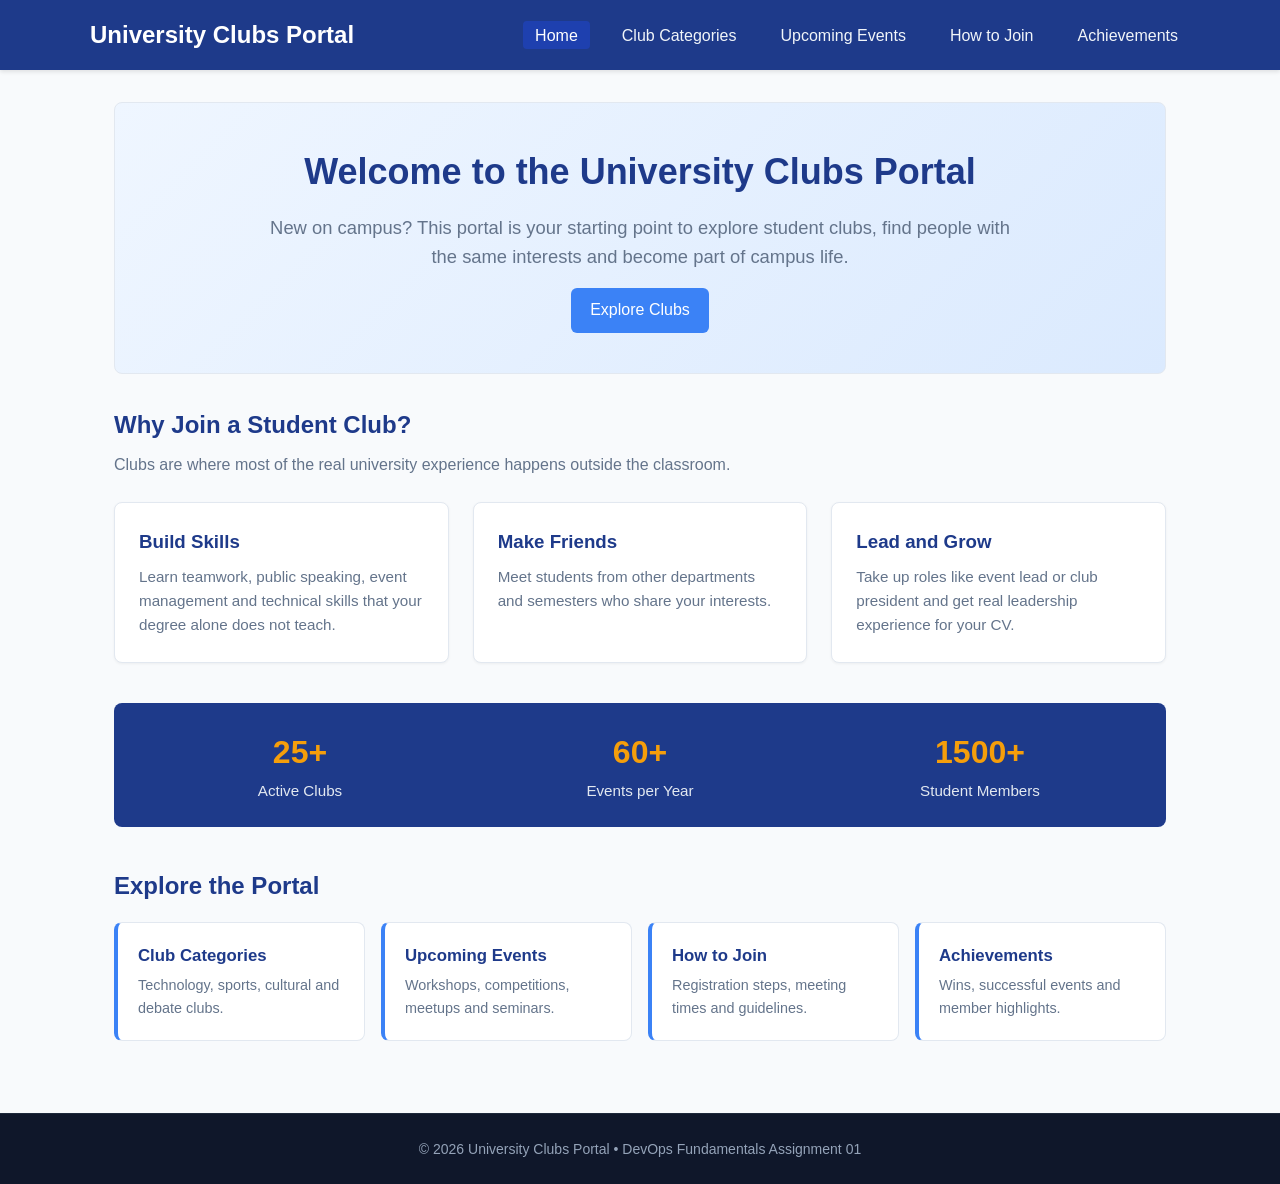
<file: src/index.html>
<!DOCTYPE html>
<html lang="en">
<head>
    <meta charset="UTF-8">
    <meta name="viewport" content="width=device-width, initial-scale=1.0">
    <title>University Clubs Portal - Home</title>
    <link rel="stylesheet" href="../styles/style.css">
</head>
<body>
    <header>
        <div class="nav-container">
            <div class="brand-title">University Clubs Portal</div>
            <nav>
                <ul>
                    <li><a href="index.html" class="active">Home</a></li>
                    <li><a href="clubs.html">Club Categories</a></li>
                    <li><a href="events.html">Upcoming Events</a></li>
                    <li><a href="join.html">How to Join</a></li>
                    <li><a href="highlights.html">Achievements</a></li>
                </ul>
            </nav>
        </div>
    </header>

    <main>
        <section class="hero">
            <h1>Welcome to the University Clubs Portal</h1>
            <p>New on campus? This portal is your starting point to explore student clubs, find people with the same interests and become part of campus life.</p>
            <a href="clubs.html" class="btn">Explore Clubs</a>
        </section>

        <section class="home-section">
            <h2>Why Join a Student Club?</h2>
            <p class="section-intro">Clubs are where most of the real university experience happens outside the classroom.</p>
            <div class="card-grid">
                <article class="card">
                    <h3>Build Skills</h3>
                    <p>Learn teamwork, public speaking, event management and technical skills that your degree alone does not teach.</p>
                </article>
                <article class="card">
                    <h3>Make Friends</h3>
                    <p>Meet students from other departments and semesters who share your interests.</p>
                </article>
                <article class="card">
                    <h3>Lead and Grow</h3>
                    <p>Take up roles like event lead or club president and get real leadership experience for your CV.</p>
                </article>
            </div>
        </section>

        <section class="home-section stats-strip">
            <div class="stat"><span class="stat-number">25+</span><span class="stat-label">Active Clubs</span></div>
            <div class="stat"><span class="stat-number">60+</span><span class="stat-label">Events per Year</span></div>
            <div class="stat"><span class="stat-number">1500+</span><span class="stat-label">Student Members</span></div>
        </section>
        <section class="home-section">
            <h2>Explore the Portal</h2>
            <div class="quick-links">
                <a class="quick-link" href="clubs.html"><h3>Club Categories</h3><p>Technology, sports, cultural and debate clubs.</p></a>
                <a class="quick-link" href="events.html"><h3>Upcoming Events</h3><p>Workshops, competitions, meetups and seminars.</p></a>
                <a class="quick-link" href="join.html"><h3>How to Join</h3><p>Registration steps, meeting times and guidelines.</p></a>
                <a class="quick-link" href="highlights.html"><h3>Achievements</h3><p>Wins, successful events and member highlights.</p></a>
            </div>
        </section>
    </main>

    <footer>
        <p>&copy; 2026 University Clubs Portal &bull; DevOps Fundamentals Assignment 01</p>
    </footer>
</body>
</html>
</file>
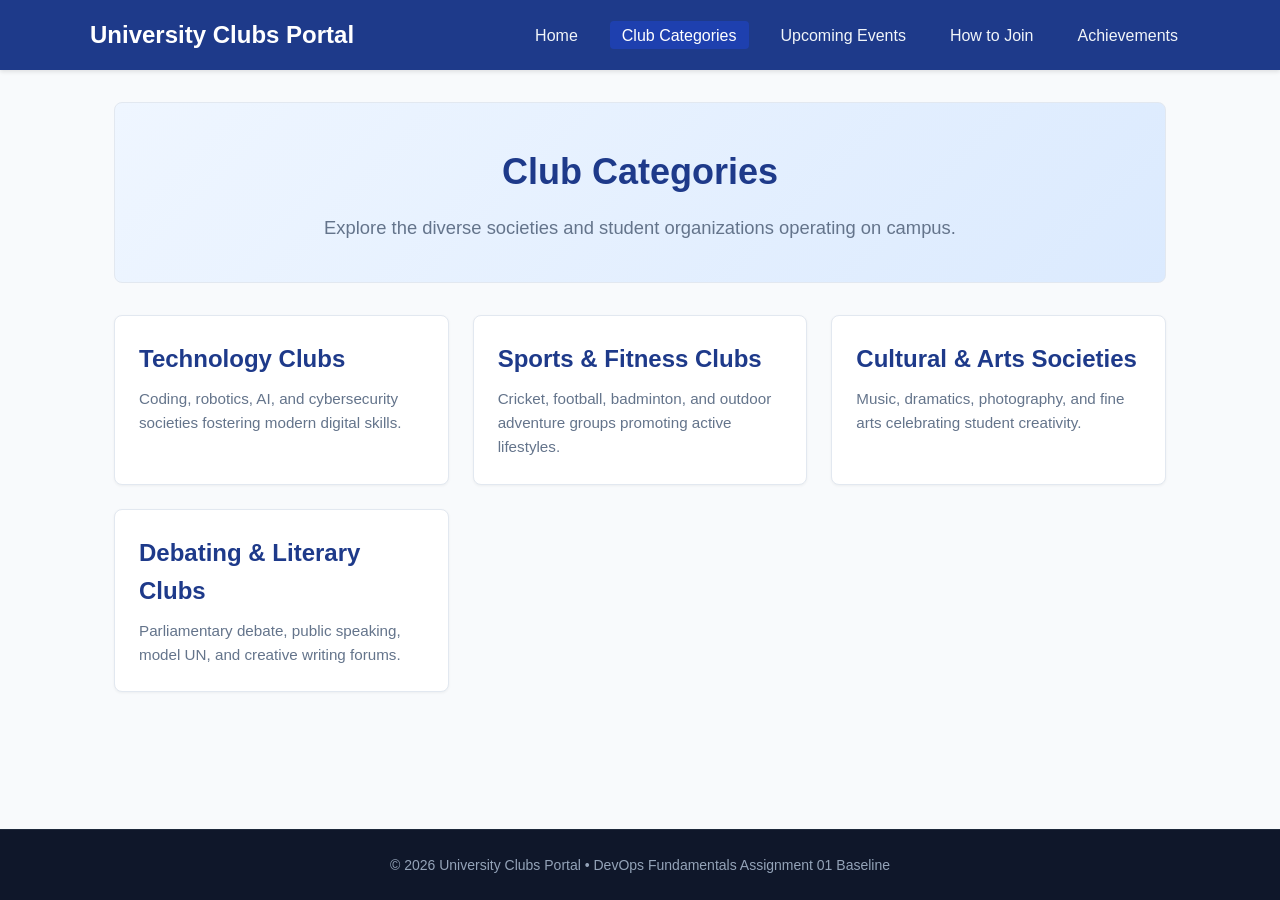
<file: src/clubs.html>
<!DOCTYPE html>
<html lang="en">
<head>
    <meta charset="UTF-8">
    <meta name="viewport" content="width=device-width, initial-scale=1.0">
    <title>University Clubs Portal - Club Categories</title>
    <link rel="stylesheet" href="../styles/style.css">
</head>
<body>
    <header>
        <div class="nav-container">
            <div class="brand-title">University Clubs Portal</div>
            <nav>
                <ul>
                    <li><a href="index.html">Home</a></li>
                    <li><a href="clubs.html" class="active">Club Categories</a></li>
                    <li><a href="events.html">Upcoming Events</a></li>
                    <li><a href="join.html">How to Join</a></li>
                    <li><a href="highlights.html">Achievements</a></li>
                </ul>
            </nav>
        </div>
    </header>

    <main>
        <section class="hero">
            <h1>Club Categories</h1>
            <p>Explore the diverse societies and student organizations operating on campus.</p>
        </section>

        <section class="card-grid">
            <article class="card">
                <h2>Technology Clubs</h2>
                <p>Coding, robotics, AI, and cybersecurity societies fostering modern digital skills.</p>
            </article>
            <article class="card">
                <h2>Sports & Fitness Clubs</h2>
                <p>Cricket, football, badminton, and outdoor adventure groups promoting active lifestyles.</p>
            </article>
            <article class="card">
                <h2>Cultural & Arts Societies</h2>
                <p>Music, dramatics, photography, and fine arts celebrating student creativity.</p>
            </article>
            <article class="card">
                <h2>Debating & Literary Clubs</h2>
                <p>Parliamentary debate, public speaking, model UN, and creative writing forums.</p>
            </article>
        </section>
    </main>

    <footer>
        <p>&copy; 2026 University Clubs Portal &bull; DevOps Fundamentals Assignment 01 Baseline</p>
    </footer>
</body>
</html>
</file>
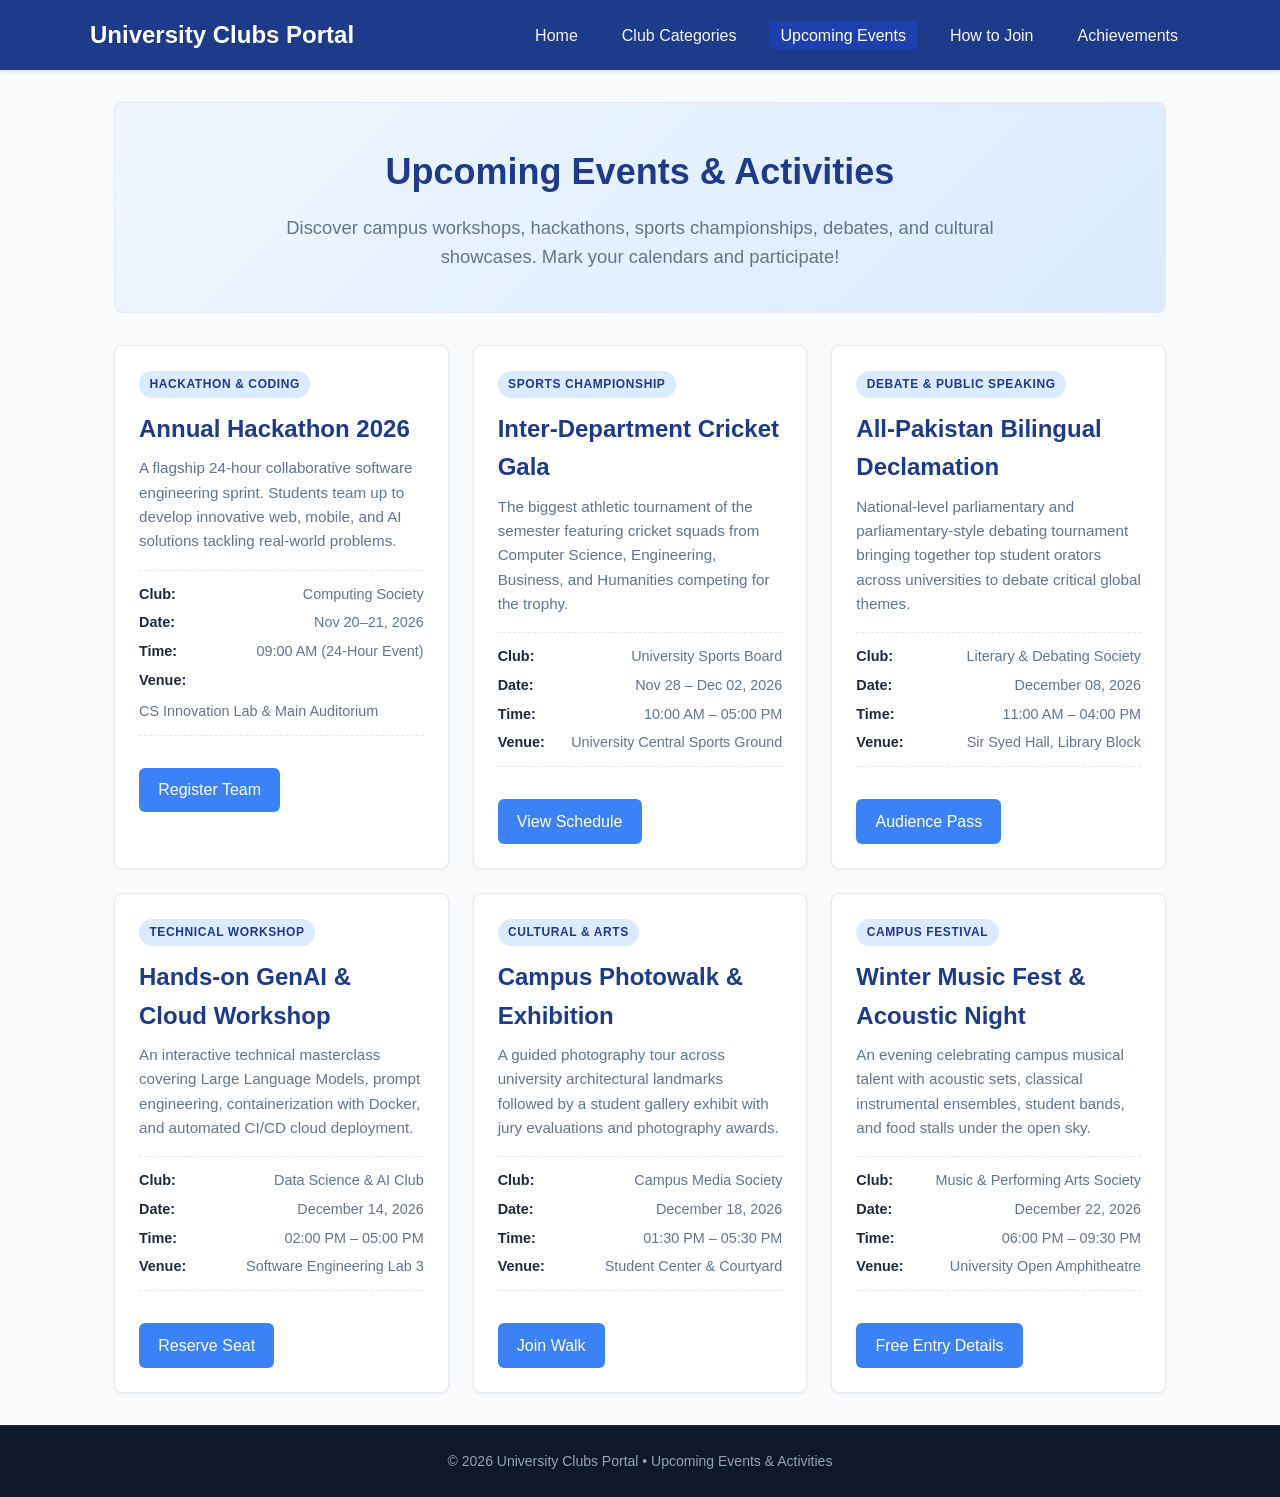
<file: src/events.html>
<!DOCTYPE html>
<html lang="en">
<head>
    <meta charset="UTF-8">
    <meta name="viewport" content="width=device-width, initial-scale=1.0">
    <title>University Clubs Portal - Upcoming Events</title>
    <link rel="stylesheet" href="../styles/style.css">
</head>
<body>
    <header>
        <div class="nav-container">
            <div class="brand-title">University Clubs Portal</div>
            <nav aria-label="Main Navigation">
                <ul>
                    <li><a href="index.html">Home</a></li>
                    <li><a href="clubs.html">Club Categories</a></li>
                    <li><a href="events.html" class="active" aria-current="page">Upcoming Events</a></li>
                    <li><a href="join.html">How to Join</a></li>
                    <li><a href="highlights.html">Achievements</a></li>
                </ul>
            </nav>
        </div>
    </header>

    <main>
        <section class="hero">
            <h1>Upcoming Events & Activities</h1>
            <p>Discover campus workshops, hackathons, sports championships, debates, and cultural showcases. Mark your calendars and participate!</p>
        </section>

        <section class="card-grid" aria-label="Upcoming Events Listing">
            <!-- Event 1: Annual Hackathon -->
            <article class="card">
                <span class="event-badge">Hackathon & Coding</span>
                <h2>Annual Hackathon 2026</h2>
                <p>A flagship 24-hour collaborative software engineering sprint. Students team up to develop innovative web, mobile, and AI solutions tackling real-world problems.</p>
                <ul class="event-meta">
                    <li>
                        <span class="event-meta-label">Club:</span>
                        <span class="event-meta-value">Computing Society</span>
                    </li>
                    <li>
                        <span class="event-meta-label">Date:</span>
                        <span class="event-meta-value"><time datetime="2026-11-20T09:00">Nov 20–21, 2026</time></span>
                    </li>
                    <li>
                        <span class="event-meta-label">Time:</span>
                        <span class="event-meta-value">09:00 AM (24-Hour Event)</span>
                    </li>
                    <li>
                        <span class="event-meta-label">Venue:</span>
                        <span class="event-meta-value">CS Innovation Lab & Main Auditorium</span>
                    </li>
                </ul>
                <a href="join.html" class="btn">Register Team</a>
            </article>

            <!-- Event 2: Cricket Gala -->
            <article class="card">
                <span class="event-badge">Sports Championship</span>
                <h2>Inter-Department Cricket Gala</h2>
                <p>The biggest athletic tournament of the semester featuring cricket squads from Computer Science, Engineering, Business, and Humanities competing for the trophy.</p>
                <ul class="event-meta">
                    <li>
                        <span class="event-meta-label">Club:</span>
                        <span class="event-meta-value">University Sports Board</span>
                    </li>
                    <li>
                        <span class="event-meta-label">Date:</span>
                        <span class="event-meta-value"><time datetime="2026-11-28">Nov 28 – Dec 02, 2026</time></span>
                    </li>
                    <li>
                        <span class="event-meta-label">Time:</span>
                        <span class="event-meta-value">10:00 AM – 05:00 PM</span>
                    </li>
                    <li>
                        <span class="event-meta-label">Venue:</span>
                        <span class="event-meta-value">University Central Sports Ground</span>
                    </li>
                </ul>
                <a href="join.html" class="btn">View Schedule</a>
            </article>

            <!-- Event 3: Debate Tournament -->
            <article class="card">
                <span class="event-badge">Debate & Public Speaking</span>
                <h2>All-Pakistan Bilingual Declamation</h2>
                <p>National-level parliamentary and parliamentary-style debating tournament bringing together top student orators across universities to debate critical global themes.</p>
                <ul class="event-meta">
                    <li>
                        <span class="event-meta-label">Club:</span>
                        <span class="event-meta-value">Literary & Debating Society</span>
                    </li>
                    <li>
                        <span class="event-meta-label">Date:</span>
                        <span class="event-meta-value"><time datetime="2026-12-08T11:00">December 08, 2026</time></span>
                    </li>
                    <li>
                        <span class="event-meta-label">Time:</span>
                        <span class="event-meta-value">11:00 AM – 04:00 PM</span>
                    </li>
                    <li>
                        <span class="event-meta-label">Venue:</span>
                        <span class="event-meta-value">Sir Syed Hall, Library Block</span>
                    </li>
                </ul>
                <a href="join.html" class="btn">Audience Pass</a>
            </article>

            <!-- Event 4: AI Workshop -->
            <article class="card">
                <span class="event-badge">Technical Workshop</span>
                <h2>Hands-on GenAI & Cloud Workshop</h2>
                <p>An interactive technical masterclass covering Large Language Models, prompt engineering, containerization with Docker, and automated CI/CD cloud deployment.</p>
                <ul class="event-meta">
                    <li>
                        <span class="event-meta-label">Club:</span>
                        <span class="event-meta-value">Data Science & AI Club</span>
                    </li>
                    <li>
                        <span class="event-meta-label">Date:</span>
                        <span class="event-meta-value"><time datetime="2026-12-14T14:00">December 14, 2026</time></span>
                    </li>
                    <li>
                        <span class="event-meta-label">Time:</span>
                        <span class="event-meta-value">02:00 PM – 05:00 PM</span>
                    </li>
                    <li>
                        <span class="event-meta-label">Venue:</span>
                        <span class="event-meta-value">Software Engineering Lab 3</span>
                    </li>
                </ul>
                <a href="join.html" class="btn">Reserve Seat</a>
            </article>

            <!-- Event 5: Photography Walk -->
            <article class="card">
                <span class="event-badge">Cultural & Arts</span>
                <h2>Campus Photowalk & Exhibition</h2>
                <p>A guided photography tour across university architectural landmarks followed by a student gallery exhibit with jury evaluations and photography awards.</p>
                <ul class="event-meta">
                    <li>
                        <span class="event-meta-label">Club:</span>
                        <span class="event-meta-value">Campus Media Society</span>
                    </li>
                    <li>
                        <span class="event-meta-label">Date:</span>
                        <span class="event-meta-value"><time datetime="2026-12-18T13:30">December 18, 2026</time></span>
                    </li>
                    <li>
                        <span class="event-meta-label">Time:</span>
                        <span class="event-meta-value">01:30 PM – 05:30 PM</span>
                    </li>
                    <li>
                        <span class="event-meta-label">Venue:</span>
                        <span class="event-meta-value">Student Center & Courtyard</span>
                    </li>
                </ul>
                <a href="join.html" class="btn">Join Walk</a>
            </article>

            <!-- Event 6: Music Festival -->
            <article class="card">
                <span class="event-badge">Campus Festival</span>
                <h2>Winter Music Fest & Acoustic Night</h2>
                <p>An evening celebrating campus musical talent with acoustic sets, classical instrumental ensembles, student bands, and food stalls under the open sky.</p>
                <ul class="event-meta">
                    <li>
                        <span class="event-meta-label">Club:</span>
                        <span class="event-meta-value">Music & Performing Arts Society</span>
                    </li>
                    <li>
                        <span class="event-meta-label">Date:</span>
                        <span class="event-meta-value"><time datetime="2026-12-22T18:00">December 22, 2026</time></span>
                    </li>
                    <li>
                        <span class="event-meta-label">Time:</span>
                        <span class="event-meta-value">06:00 PM – 09:30 PM</span>
                    </li>
                    <li>
                        <span class="event-meta-label">Venue:</span>
                        <span class="event-meta-value">University Open Amphitheatre</span>
                    </li>
                </ul>
                <a href="join.html" class="btn">Free Entry Details</a>
            </article>
        </section>
    </main>

    <footer>
        <p>&copy; 2026 University Clubs Portal &bull; Upcoming Events &amp; Activities</p>
    </footer>
</body>
</html>
</file>
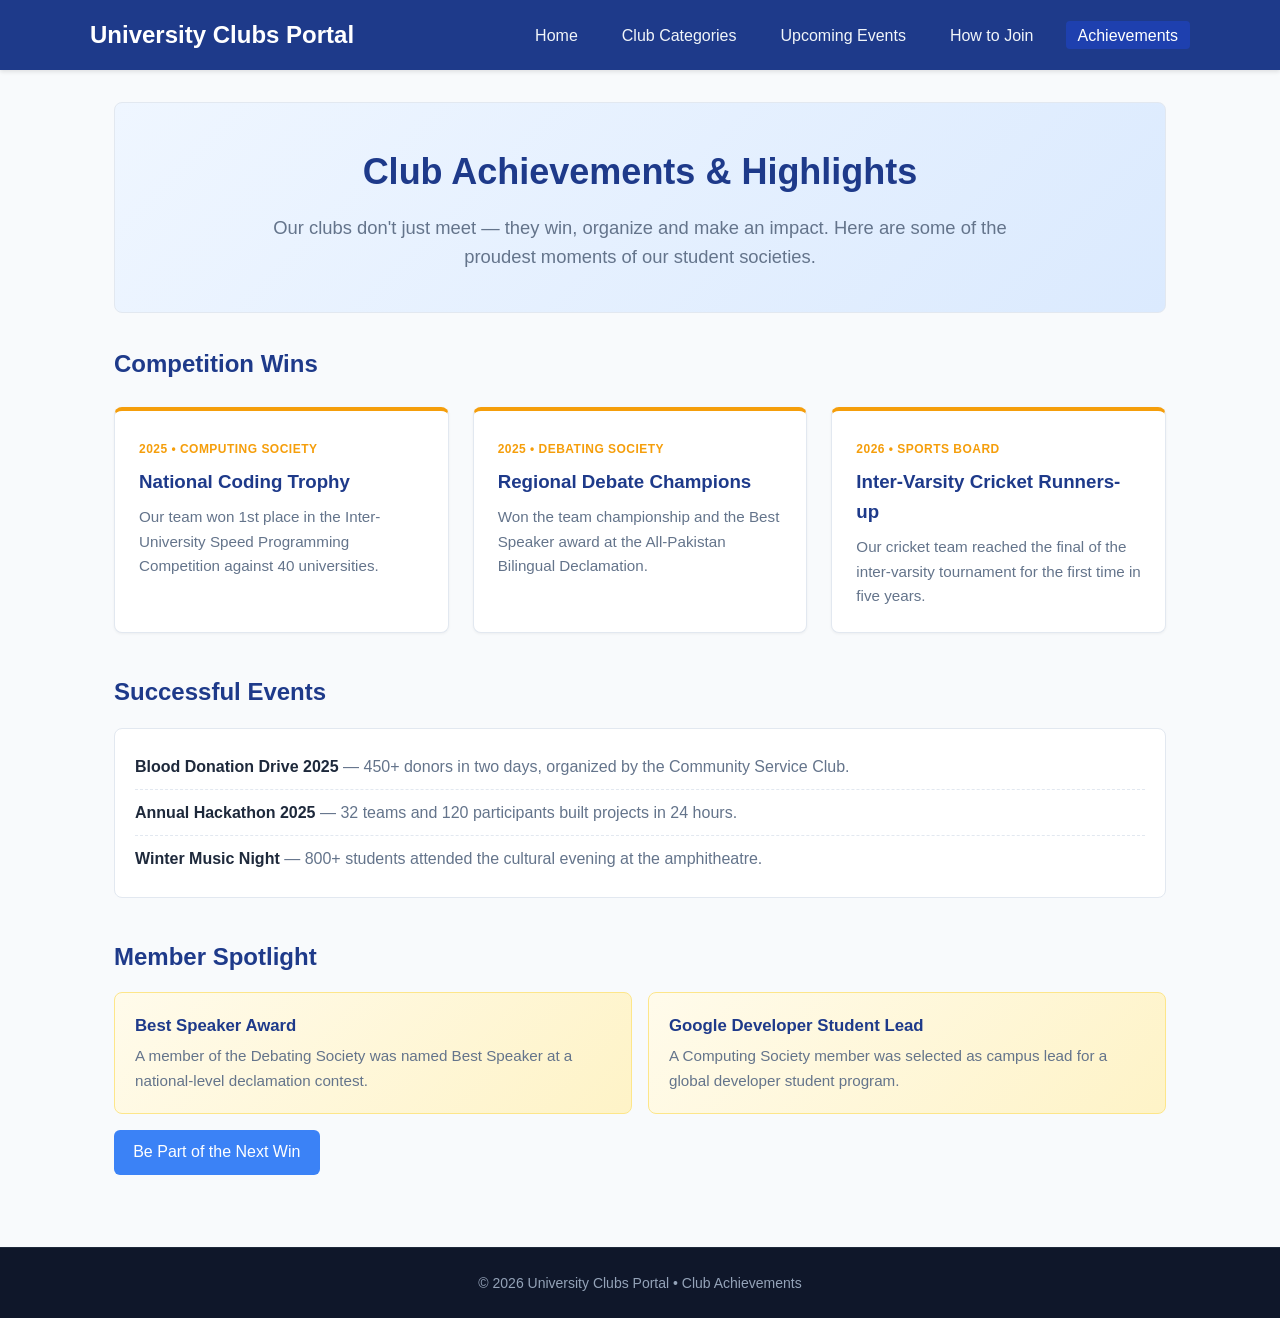
<file: src/highlights.html>
<!doctype html>
<html lang="en">
  <head>
    <meta charset="UTF-8" />
    <meta name="viewport" content="width=device-width, initial-scale=1.0" />
    <title>University Clubs Portal - Club Achievements</title>
    <link rel="stylesheet" href="../styles/style.css" />
  </head>
  <body>
    <header>
      <div class="nav-container">
        <div class="brand-title">University Clubs Portal</div>
        <nav>
          <ul>
            <li><a href="index.html">Home</a></li>
            <li><a href="clubs.html">Club Categories</a></li>
            <li><a href="events.html">Upcoming Events</a></li>
            <li><a href="join.html">How to Join</a></li>
            <li><a href="highlights.html" class="active">Achievements</a></li>
          </ul>
        </nav>
      </div>
    </header>

    <main>
      <section class="hero">
        <h1>Club Achievements & Highlights</h1>
        <p>
          Our clubs don't just meet — they win, organize and make an impact.
          Here are some of the proudest moments of our student societies.
        </p>
      </section>

      <section class="hl-section">
        <h2>Competition Wins</h2>
        <div class="card-grid">
          <article class="card hl-card">
            <span class="hl-tag">2025 &bull; Computing Society</span>
            <h3>National Coding Trophy</h3>
            <p>
              Our team won 1st place in the Inter-University Speed Programming
              Competition against 40 universities.
            </p>
          </article>
          <article class="card hl-card">
            <span class="hl-tag">2025 &bull; Debating Society</span>
            <h3>Regional Debate Champions</h3>
            <p>
              Won the team championship and the Best Speaker award at the
              All-Pakistan Bilingual Declamation.
            </p>
          </article>
          <article class="card hl-card">
            <span class="hl-tag">2026 &bull; Sports Board</span>
            <h3>Inter-Varsity Cricket Runners-up</h3>
            <p>
              Our cricket team reached the final of the inter-varsity tournament
              for the first time in five years.
            </p>
          </article>
        </div>
      </section>

      <section class="hl-section">
        <h2>Successful Events</h2>
        <ul class="hl-list">
          <li>
            <strong>Blood Donation Drive 2025</strong> &mdash; 450+ donors in
            two days, organized by the Community Service Club.
          </li>
          <li>
            <strong>Annual Hackathon 2025</strong> &mdash; 32 teams and 120
            participants built projects in 24 hours.
          </li>
          <li>
            <strong>Winter Music Night</strong> &mdash; 800+ students attended
            the cultural evening at the amphitheatre.
          </li>
        </ul>
      </section>

      <section class="hl-section">
        <h2>Member Spotlight</h2>
        <div class="hl-spotlight">
          <article class="hl-member">
            <h3>Best Speaker Award</h3>
            <p>
              A member of the Debating Society was named Best Speaker at a
              national-level declamation contest.
            </p>
          </article>
          <article class="hl-member">
            <h3>Google Developer Student Lead</h3>
            <p>
              A Computing Society member was selected as campus lead for a
              global developer student program.
            </p>
          </article>
        </div>
        <a href="join.html" class="btn">Be Part of the Next Win</a>
      </section>
    </main>

    <footer>
      <p>&copy; 2026 University Clubs Portal &bull; Club Achievements</p>
    </footer>
  </body>
</html>
</file>
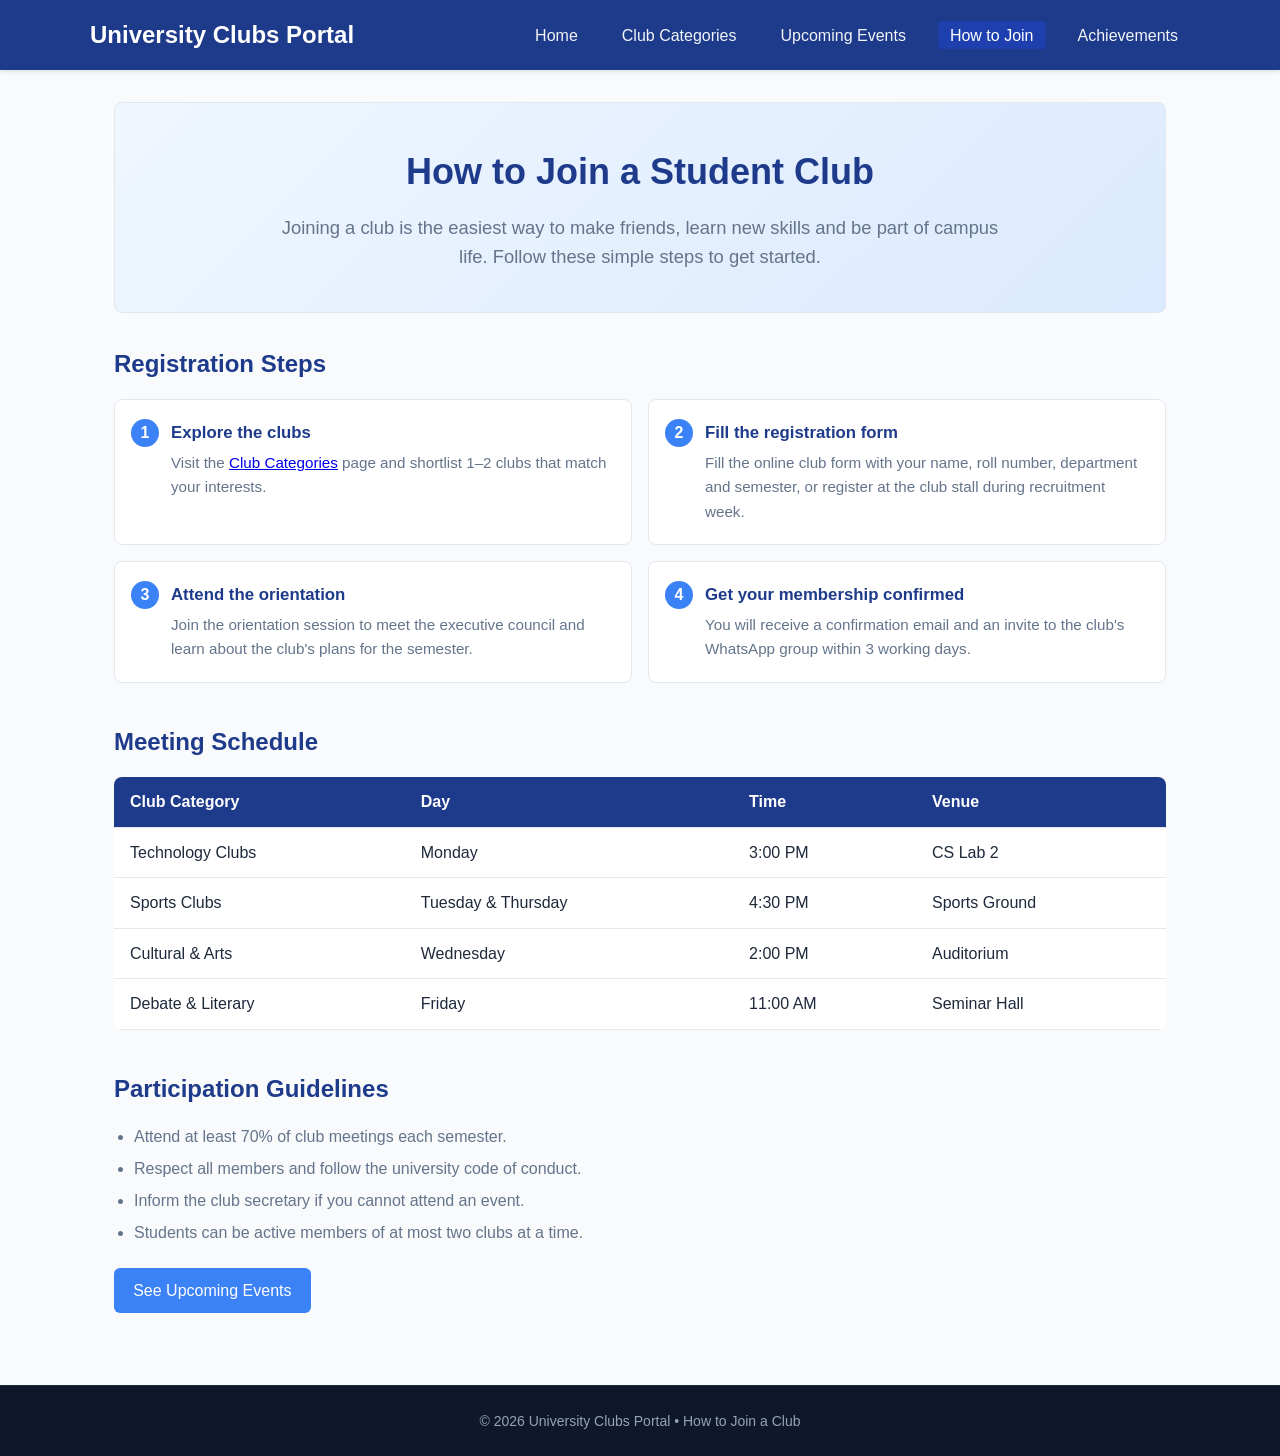
<file: src/join.html>
<!DOCTYPE html>
<html lang="en">
<head>
    <meta charset="UTF-8">
    <meta name="viewport" content="width=device-width, initial-scale=1.0">
    <title>University Clubs Portal - How to Join</title>
    <link rel="stylesheet" href="../styles/style.css">
</head>
<body>
    <header>
        <div class="nav-container">
            <div class="brand-title">University Clubs Portal</div>
            <nav>
                <ul>
                    <li><a href="index.html">Home</a></li>
                    <li><a href="clubs.html">Club Categories</a></li>
                    <li><a href="events.html">Upcoming Events</a></li>
                    <li><a href="join.html" class="active">How to Join</a></li>
                    <li><a href="highlights.html">Achievements</a></li>
                </ul>
            </nav>
        </div>
    </header>

    <main>
    <section class="hero">
        <h1>How to Join a Student Club</h1>
        <p>Joining a club is the easiest way to make friends, learn new skills and be part of campus life. Follow these simple steps to get started.</p>
    </section>

    <section class="join-section">
        <h2>Registration Steps</h2>
        <ol class="join-steps">
            <li>
                <h3>Explore the clubs</h3>
                <p>Visit the <a href="clubs.html">Club Categories</a> page and shortlist 1–2 clubs that match your interests.</p>
            </li>
            <li>
                <h3>Fill the registration form</h3>
                <p>Fill the online club form with your name, roll number, department and semester, or register at the club stall during recruitment week.</p>
            </li>
            <li>
                <h3>Attend the orientation</h3>
                <p>Join the orientation session to meet the executive council and learn about the club's plans for the semester.</p>
            </li>
            <li>
                <h3>Get your membership confirmed</h3>
                <p>You will receive a confirmation email and an invite to the club's WhatsApp group within 3 working days.</p>
            </li>
        </ol>
    </section>

    <section class="join-section">
        <h2>Meeting Schedule</h2>
        <div class="join-table-wrap">
            <table class="join-table">
                <thead>
                    <tr>
                        <th>Club Category</th>
                        <th>Day</th>
                        <th>Time</th>
                        <th>Venue</th>
                    </tr>
                </thead>
                <tbody>
                    <tr>
                        <td>Technology Clubs</td>
                        <td>Monday</td>
                        <td>3:00 PM</td>
                        <td>CS Lab 2</td>
                    </tr>
                    <tr>
                        <td>Sports Clubs</td>
                        <td>Tuesday &amp; Thursday</td>
                        <td>4:30 PM</td>
                        <td>Sports Ground</td>
                    </tr>
                    <tr>
                        <td>Cultural &amp; Arts</td>
                        <td>Wednesday</td>
                        <td>2:00 PM</td>
                        <td>Auditorium</td>
                    </tr>
                    <tr>
                        <td>Debate &amp; Literary</td>
                        <td>Friday</td>
                        <td>11:00 AM</td>
                        <td>Seminar Hall</td>
                    </tr>
                </tbody>
            </table>
        </div>
    </section>

    <section class="join-section">
        <h2>Participation Guidelines</h2>
        <ul class="join-guidelines">
            <li>Attend at least 70% of club meetings each semester.</li>
            <li>Respect all members and follow the university code of conduct.</li>
            <li>Inform the club secretary if you cannot attend an event.</li>
            <li>Students can be active members of at most two clubs at a time.</li>
        </ul>
        <a href="events.html" class="btn">See Upcoming Events</a>
    </section>

</main>

    <footer>
        <p>&copy; 2026 University Clubs Portal &bull; How to Join a Club</p>
    </footer>
</body>
</html>
</file>
<file: styles/style.css>
/* ==========================================================================
   University Clubs Portal - Main Stylesheet
   ========================================================================== */

:root {
    --primary-color: #1e3a8a;
    --primary-hover: #1e40af;
    --secondary-color: #3b82f6;
    --accent-color: #f59e0b;
    --background-color: #f8fafc;
    --card-background: #ffffff;
    --text-primary: #1e293b;
    --text-secondary: #64748b;
    --border-color: #e2e8f0;
    --font-family: -apple-system, BlinkMacSystemFont, "Segoe UI", Roboto, "Helvetica Neue", Arial, sans-serif;
}

* {
    box-sizing: border-box;
    margin: 0;
    padding: 0;
}

body {
    font-family: var(--font-family);
    background-color: var(--background-color);
    color: var(--text-primary);
    line-height: 1.6;
    min-height: 100vh;
    display: flex;
    flex-direction: column;
}

/* Header & Navigation */
header {
    background-color: var(--primary-color);
    color: #ffffff;
    padding: 1rem 2rem;
    box-shadow: 0 2px 4px rgba(0, 0, 0, 0.1);
}

.nav-container {
    max-width: 1100px;
    margin: 0 auto;
    display: flex;
    justify-content: space-between;
    align-items: center;
    flex-wrap: wrap;
    gap: 1rem;
}

.brand-title {
    font-size: 1.5rem;
    font-weight: 700;
}

nav ul {
    display: flex;
    list-style: none;
    gap: 1.25rem;
    align-items: center;
}

nav a {
    color: #f1f5f9;
    text-decoration: none;
    font-weight: 500;
    padding: 0.35rem 0.75rem;
    border-radius: 4px;
    transition: background-color 0.2s ease, color 0.2s ease;
}

nav a:hover,
nav a.active {
    background-color: var(--primary-hover);
    color: #ffffff;
}

/* Main Content Container */
main {
    max-width: 1100px;
    width: 100%;
    margin: 2rem auto;
    padding: 0 1.5rem;
    flex: 1;
}

/* Hero Section */
.hero {
    background: linear-gradient(135deg, #eff6ff 0%, #dbeafe 100%);
    border: 1px solid var(--border-color);
    border-radius: 8px;
    padding: 2.5rem 2rem;
    margin-bottom: 2rem;
    text-align: center;
}

.hero h1 {
    font-size: 2.25rem;
    color: var(--primary-color);
    margin-bottom: 0.75rem;
}

.hero p {
    font-size: 1.15rem;
    color: var(--text-secondary);
    max-width: 750px;
    margin: 0 auto;
}

/* Content Grid & Cards */
.card-grid {
    display: grid;
    grid-template-columns: repeat(auto-fit, minmax(280px, 1fr));
    gap: 1.5rem;
    margin-top: 1.5rem;
}

.card {
    background-color: var(--card-background);
    border: 1px solid var(--border-color);
    border-radius: 8px;
    padding: 1.5rem;
    box-shadow: 0 1px 3px rgba(0, 0, 0, 0.05);
    transition: transform 0.2s ease, box-shadow 0.2s ease;
}

.card:hover {
    transform: translateY(-2px);
    box-shadow: 0 4px 6px -1px rgba(0, 0, 0, 0.1);
}

.card h2,
.card h3 {
    color: var(--primary-color);
    margin-bottom: 0.5rem;
}

.card p {
    color: var(--text-secondary);
    font-size: 0.95rem;
}

/* Buttons */
.btn {
    display: inline-block;
    padding: 0.6rem 1.2rem;
    background-color: var(--secondary-color);
    color: #ffffff;
    text-decoration: none;
    border-radius: 6px;
    font-weight: 500;
    transition: background-color 0.2s ease;
    margin-top: 1rem;
}

.btn:hover {
    background-color: var(--primary-hover);
}

/* Footer */
footer {
    background-color: #0f172a;
    color: #94a3b8;
    text-align: center;
    padding: 1.5rem;
    font-size: 0.875rem;
    border-top: 1px solid #1e293b;
}

/* Responsive Media Queries */
@media (max-width: 768px) {
    .nav-container {
        flex-direction: column;
        align-items: flex-start;
    }

    nav ul {
        flex-wrap: wrap;
        gap: 0.5rem;
        width: 100%;
    }

    nav a {
        padding: 0.4rem 0.6rem;
    }

    .hero {
        padding: 1.75rem 1rem;
    }

    .hero h1 {
        font-size: 1.75rem;
    }
}

/* ==========================================================================
   Event Details & Metadata Component Styles (Issue #3)
   ========================================================================== */
.event-badge {
    display: inline-block;
    padding: 0.25rem 0.65rem;
    font-size: 0.75rem;
    font-weight: 600;
    text-transform: uppercase;
    letter-spacing: 0.05em;
    border-radius: 9999px;
    background-color: #dbeafe;
    color: var(--primary-color);
    margin-bottom: 0.75rem;
}

.event-meta {
    list-style: none;
    margin: 1rem 0;
    padding: 0.75rem 0;
    border-top: 1px dashed var(--border-color);
    border-bottom: 1px dashed var(--border-color);
    font-size: 0.9rem;
    color: var(--text-secondary);
}

.event-meta li {
    display: flex;
    justify-content: space-between;
    align-items: baseline;
    margin-bottom: 0.35rem;
    flex-wrap: wrap;
    gap: 0.5rem;
}

.event-meta li:last-child {
    margin-bottom: 0;
}

.event-meta-label {
    font-weight: 600;
    color: var(--text-primary);
}

.event-meta-value {
    color: var(--text-secondary);
}



/* Events page - responsive layout for tablets and phones */
@media (max-width: 768px) {
    .event-meta li {
        flex-direction: column;
        align-items: flex-start;
        gap: 0.1rem;
    }

    .event-meta-value {
        font-size: 0.85rem;
    }
}

/* Events page - small phones: full-width action buttons */
@media (max-width: 480px) {
    .card .btn {
        display: block;
        width: 100%;
        text-align: center;
    }

    .event-badge {
        font-size: 0.7rem;
    }
}

/* ==========================================================================
   Home Page (index.html) - Team Lead
   ========================================================================== */
.home-section { margin-bottom: 2.5rem; }
.home-section h2 { color: var(--primary-color); margin-bottom: 0.5rem; }
.section-intro { color: var(--text-secondary); }

.stats-strip {
    display: grid;
    grid-template-columns: repeat(3, 1fr);
    gap: 1rem;
    background-color: var(--primary-color);
    border-radius: 8px;
    padding: 1.5rem;
    text-align: center;
}
.stat-number { display: block; font-size: 2rem; font-weight: 700; color: var(--accent-color); }
.stat-label { color: #e2e8f0; font-size: 0.95rem; }

.quick-links {
    display: grid;
    grid-template-columns: repeat(4, 1fr);
    gap: 1rem;
    margin-top: 1rem;
}
.quick-link {
    display: block;
    background-color: var(--card-background);
    border: 1px solid var(--border-color);
    border-left: 4px solid var(--secondary-color);
    border-radius: 8px;
    padding: 1.25rem;
    text-decoration: none;
    color: var(--text-primary);
    transition: border-color 0.2s ease, transform 0.2s ease;
}
.quick-link:hover { border-left-color: var(--accent-color); transform: translateY(-2px); }
.quick-link h3 { color: var(--primary-color); font-size: 1.05rem; margin-bottom: 0.25rem; }
.quick-link p { color: var(--text-secondary); font-size: 0.9rem; }

@media (max-width: 900px) {
    .quick-links { grid-template-columns: repeat(2, 1fr); }
}
@media (max-width: 600px) {
    .stats-strip, .quick-links { grid-template-columns: 1fr; }
}

/* ==========================================================================
   Highlights Page (highlights.html) - Member 4: Eman
   ========================================================================== */
.hl-section {
  margin-bottom: 2.5rem;
}
.hl-section h2 {
  color: var(--primary-color);
  margin-bottom: 1rem;
}

.hl-card {
  border-top: 4px solid var(--accent-color);
}
.hl-tag {
  display: inline-block;
  font-size: 0.75rem;
  font-weight: 600;
  color: var(--accent-color);
  text-transform: uppercase;
  letter-spacing: 0.04em;
  margin-bottom: 0.5rem;
}

.hl-list {
  list-style: none;
  background-color: var(--card-background);
  border: 1px solid var(--border-color);
  border-radius: 8px;
  padding: 1rem 1.25rem;
}
.hl-list li {
  padding: 0.6rem 0;
  border-bottom: 1px dashed var(--border-color);
  color: var(--text-secondary);
}
.hl-list li:last-child {
  border-bottom: none;
}
.hl-list strong {
  color: var(--text-primary);
}

.hl-spotlight {
  display: grid;
  grid-template-columns: repeat(2, 1fr);
  gap: 1rem;
}
.hl-member {
  background: linear-gradient(135deg, #fffbeb 0%, #fef3c7 100%);
  border: 1px solid #fde68a;
  border-radius: 8px;
  padding: 1.25rem;
}
.hl-member h3 {
  color: var(--primary-color);
  font-size: 1.05rem;
  margin-bottom: 0.25rem;
}
.hl-member p {
  color: var(--text-secondary);
  font-size: 0.95rem;
}

@media (max-width: 768px) {
  .hl-spotlight {
    grid-template-columns: 1fr;
  }
  .hl-list {
    padding: 0.75rem 1rem;
  }
}

/*
   Join Page (join.html) - Member 3: Shamsa
   ========================================================================== */

.join-section {
    margin-bottom: 2.5rem;
}

.join-section h2 {
    color: var(--primary-color);
    margin-bottom: 1rem;
}

.join-steps {
    list-style: none;
    counter-reset: step;
    display: grid;
    grid-template-columns: repeat(2, 1fr);
    gap: 1rem;
    padding: 0;
}

.join-steps li {
    counter-increment: step;
    background-color: var(--card-background);
    border: 1px solid var(--border-color);
    border-radius: 8px;
    padding: 1.25rem 1.25rem 1.25rem 3.5rem;
    position: relative;
}

.join-steps li::before {
    content: counter(step);
    position: absolute;
    left: 1rem;
    top: 1.2rem;
    width: 1.75rem;
    height: 1.75rem;
    border-radius: 50%;
    background-color: var(--secondary-color);
    color: #ffffff;
    font-weight: 700;
    text-align: center;
    line-height: 1.75rem;
}

.join-steps h3 {
    color: var(--primary-color);
    font-size: 1.05rem;
    margin-bottom: 0.25rem;
}

.join-steps p {
    color: var(--text-secondary);
    font-size: 0.95rem;
}

.join-table-wrap {
    overflow-x: auto;
}

.join-table {
    width: 100%;
    border-collapse: collapse;
    background-color: var(--card-background);
    border-radius: 8px;
    overflow: hidden;
}

.join-table th,
.join-table td {
    padding: 0.75rem 1rem;
    border-bottom: 1px solid var(--border-color);
    text-align: left;
}

.join-table th {
    background-color: var(--primary-color);
    color: #ffffff;
}

.join-guidelines {
    padding-left: 1.25rem;
    color: var(--text-secondary);
}

.join-guidelines li {
    margin-bottom: 0.4rem;
}

@media (max-width: 768px) {
    .join-steps {
        grid-template-columns: 1fr;
    }

    .join-table th,
    .join-table td {
        padding: 0.5rem;
        font-size: 0.85rem;
    }
}
</file>
